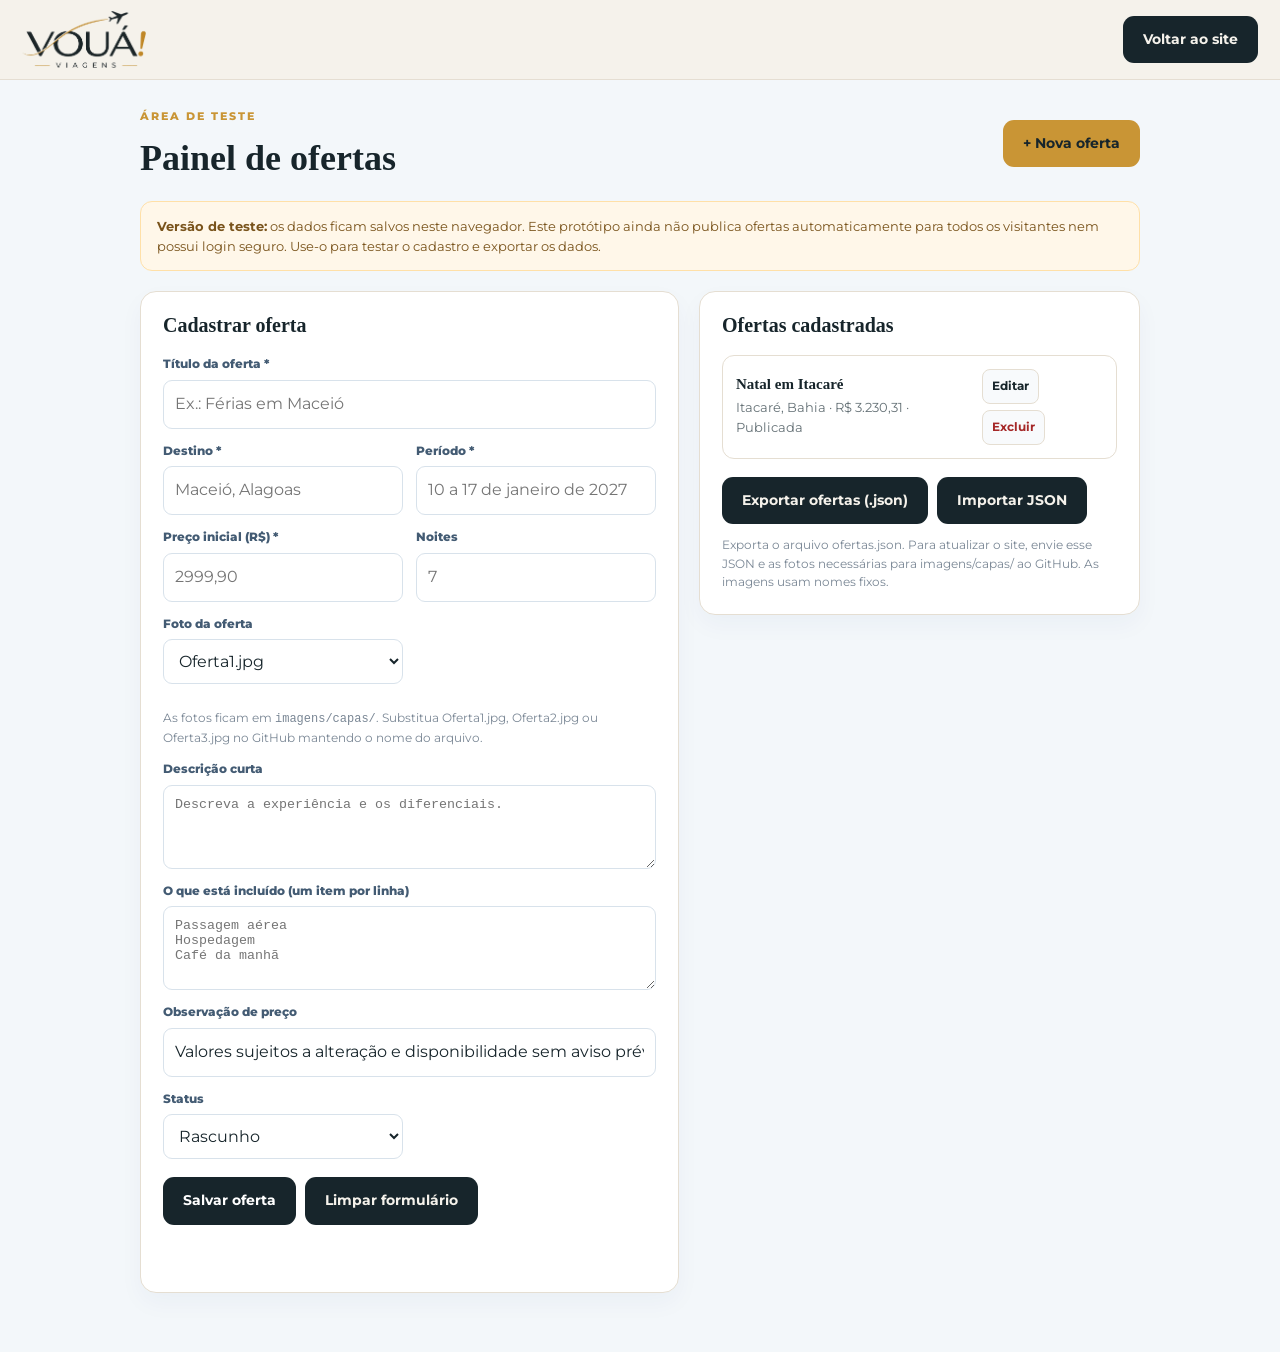
<file: admin.html>
<!doctype html>
<html lang="pt-BR">
<head>
<meta charset="utf-8">
<meta name="viewport" content="width=device-width,initial-scale=1">
<meta name="robots" content="noindex,nofollow">
<title>Painel de Ofertas | VOUÁ! Viagens</title>
<link rel="stylesheet" href="css/estilo.css">
<style>
.admin-page{min-height:100vh;background:#f3f7fa;padding:28px 0 60px}
.admin-wrap{width:min(1000px,calc(100% - 32px));margin:auto}
.admin-top{display:flex;justify-content:space-between;align-items:center;gap:16px;flex-wrap:wrap;margin-bottom:22px}
.admin-top h1{font:800 clamp(25px,4vw,36px) Manrope;color:var(--blue);margin:0}
.admin-note{padding:14px 16px;border-radius:12px;background:#fff7e9;border:1px solid #ffe0a8;color:#79531b;font-size:13px;margin-bottom:20px}
.admin-grid{display:grid;grid-template-columns:minmax(0,1.1fr) minmax(280px,.9fr);gap:20px;align-items:start}
.admin-card{background:white;border:1px solid var(--line);border-radius:16px;padding:22px;box-shadow:0 10px 25px #0b2d770a}
.admin-card h2{font:800 20px Manrope;margin:0 0 18px;color:var(--blue)}
.admin-form{display:grid;grid-template-columns:1fr 1fr;gap:13px}
.admin-field{display:flex;flex-direction:column;gap:6px}
.admin-field.full{grid-column:1/-1}
.admin-field label{font-size:12px;font-weight:800;color:#435b73}
.admin-field input,.admin-field textarea,.admin-field select{width:100%;border:1px solid #d8e2eb;border-radius:9px;padding:11px;background:white;color:var(--ink);min-width:0}
.admin-field textarea{min-height:84px;resize:vertical}
.admin-actions{display:flex;gap:9px;flex-wrap:wrap;margin-top:18px}
.admin-list{display:flex;flex-direction:column;gap:10px}
.admin-item{border:1px solid var(--line);border-radius:12px;padding:13px;display:flex;gap:12px;align-items:center;justify-content:space-between}
.admin-item strong{display:block;font:700 15px Manrope}
.admin-item small{display:block;color:var(--muted);margin-top:4px}
.admin-item-actions{display:flex;gap:6px;flex-wrap:wrap}
.admin-small-btn{border:1px solid var(--line);background:#f8fafc;border-radius:8px;padding:7px 9px;font-weight:700;font-size:12px;cursor:pointer;color:var(--blue)}
.admin-small-btn.delete{color:#a52828}
.admin-status{font-size:13px;margin-top:12px;color:#087944;min-height:20px}
.admin-empty{color:var(--muted);font-size:13px}
@media(max-width:760px){.admin-grid{grid-template-columns:1fr}.admin-card{padding:17px}.admin-form{grid-template-columns:1fr}.admin-field.full{grid-column:auto}.admin-item{align-items:flex-start;flex-direction:column}}
</style>
</head>
<body>
<header class="header">
  <a class="brand" href="index.html"><img class="brand-logo" src="imagens/logo-voua.png" alt="VOUÁ! Viagens"></a>
  <a class="btn blue" href="index.html">Voltar ao site</a>
</header>
<main class="admin-page">
<div class="admin-wrap">
  <div class="admin-top">
    <div><p class="eyebrow">ÁREA DE TESTE</p><h1>Painel de ofertas</h1></div>
    <button class="btn orange" id="new-offer" type="button">+ Nova oferta</button>
  </div>
  <div class="admin-note"><strong>Versão de teste:</strong> os dados ficam salvos neste navegador. Este protótipo ainda não publica ofertas automaticamente para todos os visitantes nem possui login seguro. Use-o para testar o cadastro e exportar os dados.</div>
  <div class="admin-grid">
    <section class="admin-card">
      <h2 id="form-title">Cadastrar oferta</h2>
      <form id="offer-form">
        <input type="hidden" id="offer-id">
        <div class="admin-form">
          <div class="admin-field full"><label for="title">Título da oferta *</label><input id="title" required placeholder="Ex.: Férias em Maceió"></div>
          <div class="admin-field"><label for="destination">Destino *</label><input id="destination" required placeholder="Maceió, Alagoas"></div>
          <div class="admin-field"><label for="period">Período *</label><input id="period" required placeholder="10 a 17 de janeiro de 2027"></div>
          <div class="admin-field"><label for="price">Preço inicial (R$) *</label><input id="price" required inputmode="decimal" placeholder="2999,90"></div>
          <div class="admin-field"><label for="nights">Noites</label><input id="nights" type="number" min="0" placeholder="7"></div>
          <div class="admin-field"><label for="imageSlot">Foto da oferta</label><select id="imageSlot"><option value="1">Oferta1.jpg</option><option value="2">Oferta2.jpg</option><option value="3">Oferta3.jpg</option></select></div>
          <div class="admin-field full"><p class="fine">As fotos ficam em <code>imagens/capas/</code>. Substitua Oferta1.jpg, Oferta2.jpg ou Oferta3.jpg no GitHub mantendo o nome do arquivo.</p></div>
          <div class="admin-field full"><label for="description">Descrição curta</label><textarea id="description" placeholder="Descreva a experiência e os diferenciais."></textarea></div>
          <div class="admin-field full"><label for="inclusions">O que está incluído (um item por linha)</label><textarea id="inclusions" placeholder="Passagem aérea&#10;Hospedagem&#10;Café da manhã"></textarea></div>
          <div class="admin-field full"><label for="disclaimer">Observação de preço</label><input id="disclaimer" value="Valores sujeitos a alteração e disponibilidade sem aviso prévio."></div>
          <div class="admin-field"><label for="status">Status</label><select id="status"><option value="draft">Rascunho</option><option value="published">Publicada</option></select></div>
        </div>
        <div class="admin-actions">
          <button class="btn green" type="submit">Salvar oferta</button>
          <button class="btn blue" id="reset-form" type="button">Limpar formulário</button>
        </div>
        <p class="admin-status" id="status-message" role="status"></p>
      </form>
    </section>
    <aside class="admin-card">
      <h2>Ofertas cadastradas</h2>
      <div class="admin-list" id="offer-list"></div>
      <div class="admin-actions">
        <button class="btn blue" id="export-json" type="button">Exportar ofertas (.json)</button>
        <button class="btn blue" id="import-json" type="button">Importar JSON</button>
        <input id="import-file" type="file" accept=".json,application/json" hidden>
      </div>
      <p class="fine">Exporta o arquivo ofertas.json. Para atualizar o site, envie esse JSON e as fotos necessárias para imagens/capas/ ao GitHub. As imagens usam nomes fixos.</p>
    </aside>
  </div>
</div>
</main>
<script>
(() => {
  const KEY = "turismo-a-frente-admin-offers-v1";
  const $ = id => document.getElementById(id);
  const form = $("offer-form");
  const fields = ["title","destination","period","price","nights","imageSlot","description","inclusions","disclaimer","status"];
  const initialOffer = {
    id:"itacare-natal-2026", title:"Natal em Itacaré", destination:"Itacaré, Bahia",
    period:"19 a 25 de dezembro de 2026", price:"3230,31", nights:"6", imageSlot:"1",
    description:"Pacote de Natal com passagem aérea, traslados, hospedagem e café da manhã.",
    inclusions:"Passagem aérea de ida e volta — Porto Alegre/Ilhéus/Porto Alegre\nIda às 10h25, chegada às 15h40 — 1 conexão\nRetorno às 10h00, chegada às 16h15 — 1 conexão\nBagagem de mão de 10 kg por pessoa + item pessoal\nTransfer de chegada e saída\n6 noites de hospedagem\nCafé da manhã",
    disclaimer:"Valores sujeitos a alteração e disponibilidade sem aviso prévio.", status:"published"
  };
  let offers = [];
  try { offers = JSON.parse(localStorage.getItem(KEY) || "null") || [initialOffer]; } catch { offers = [initialOffer]; }
  const saveAll = () => localStorage.setItem(KEY, JSON.stringify(offers));
  const money = value => {
    const n = Number(String(value).replace(/\./g,"").replace(",","."));
    return Number.isFinite(n) ? n.toLocaleString("pt-BR",{style:"currency",currency:"BRL"}) : value;
  };
  function resetForm() { form.reset(); $("offer-id").value=""; $("form-title").textContent="Cadastrar oferta"; $("disclaimer").value="Valores sujeitos a alteração e disponibilidade sem aviso prévio."; $("status-message").textContent=""; }
  function render() {
    const list = $("offer-list"); list.replaceChildren();
    if (!offers.length) { list.innerHTML='<p class="admin-empty">Nenhuma oferta cadastrada. Clique em “Nova oferta” para começar.</p>'; return; }
    offers.forEach(offer => {
      const row = document.createElement("div"); row.className="admin-item";
      const info = document.createElement("div");
      const title = document.createElement("strong"); title.textContent=offer.title;
      const detail = document.createElement("small"); detail.textContent=`${offer.destination} · ${money(offer.price)} · ${offer.status==="published"?"Publicada":"Rascunho"}`;
      info.append(title,detail);
      const actions=document.createElement("div"); actions.className="admin-item-actions";
      const edit=document.createElement("button"); edit.type="button"; edit.className="admin-small-btn"; edit.textContent="Editar"; edit.onclick=()=>loadOffer(offer.id);
      const remove=document.createElement("button"); remove.type="button"; remove.className="admin-small-btn delete"; remove.textContent="Excluir"; remove.onclick=()=>{if(confirm(`Excluir a oferta “${offer.title}”?`)){offers=offers.filter(x=>x.id!==offer.id);saveAll();render();}};
      actions.append(edit,remove);row.append(info,actions);list.append(row);
    });
  }
  function loadOffer(id) {
    const offer=offers.find(x=>x.id===id); if(!offer)return;
    $("offer-id").value=offer.id;
    fields.forEach(field=>{const el=$(field); if(el) el.value=offer[field]??"";});
    $("form-title").textContent="Editar oferta"; $("status-message").textContent="";
    window.scrollTo({top:0,behavior:"smooth"});
  }
  form.addEventListener("submit",e=>{
    e.preventDefault();
    const id=$("offer-id").value || ("oferta-"+Date.now());
    const offer={id}; fields.forEach(field=>offer[field]=$(field).value.trim());
    if(!offer.title||!offer.destination||!offer.period||!offer.price){$("status-message").textContent="Preencha os campos obrigatórios.";return;}
    const index=offers.findIndex(x=>x.id===id);
    if(index>=0) offers[index]=offer; else offers.unshift(offer);
    saveAll();render();resetForm();$("status-message").textContent="Oferta salva neste navegador.";
  });
  $("new-offer").onclick=()=>{resetForm();window.scrollTo({top:0,behavior:"smooth"});};
  $("reset-form").onclick=resetForm;
  $("export-json").onclick=()=>{
    const blob=new Blob([JSON.stringify({ofertas:offers},null,2)],{type:"application/json"});
    const url=URL.createObjectURL(blob);const a=document.createElement("a");a.href=url;a.download="ofertas-turismo-a-frente.json";a.click();URL.revokeObjectURL(url);
  };
  $("import-json").onclick=()=>$("import-file").click();
  $("import-file").addEventListener("change",async e=>{
    const file=e.target.files[0];if(!file)return;
    try{const parsed=JSON.parse(await file.text());const imported=Array.isArray(parsed)?parsed:parsed.ofertas;if(!Array.isArray(imported))throw new Error("Formato inválido");
      if(!confirm("Importar vai substituir as ofertas atuais neste navegador. Continuar?"))return;
      offers=imported;saveAll();render();$("status-message").textContent="Arquivo importado.";
    }catch(err){alert("Não foi possível importar. Confira se o arquivo JSON está válido.");}
    e.target.value="";
  });
  saveAll();render();
})();
</script>
</body>
</html>
</file>
<file: css/estilo.css>
@import url('https://fonts.googleapis.com/css2?family=Montserrat:wght@400;500;600;700;800&display=swap');
:root{--blue:#17252B;--blue2:#243A40;--orange:#C99535;--ink:#17252B;--muted:#657176;--soft:#F5F2EB;--line:#E5DED2;--gold:#C99535;--offwhite:#F5F2EB}*{box-sizing:border-box}html{scroll-behavior:smooth;scroll-padding-top:90px}body{margin:0;color:var(--ink);font-family:"Montserrat",Arial,sans-serif;line-height:1.55}a{text-decoration:none;color:inherit}img,video{display:block;max-width:100%}button,input,select{font:inherit}.wrap{width:min(1200px,calc(100% - 44px));margin:auto}.header{height:80px;padding:0 max(22px,calc((100% - 1280px)/2));display:flex;align-items:center;justify-content:space-between;gap:22px;position:sticky;top:0;z-index:20;background:#fffffff2;backdrop-filter:blur(10px);border-bottom:1px solid var(--line)}.brand{display:flex;align-items:center;gap:9px;min-width:190px;line-height:1.02}.brand .logo{display:grid;place-items:center;width:46px;height:46px;border-radius:50%;border:2px solid #d2e5f5;background:#e8f2fc;font-size:29px;color:var(--blue)}.brand strong,.brand b{display:block;font:800 20px Montserrat;letter-spacing:-.7px}.brand strong{color:var(--blue)}.brand b{color:var(--orange)}.nav{display:flex;gap:23px;font-size:14px;font-weight:700;color:#354e68}.nav a:hover{color:var(--orange)}.menu-toggle{display:none;border:0;background:none;font-size:25px;color:var(--blue)}.btn{display:inline-flex;align-items:center;justify-content:center;gap:10px;padding:13px 20px;border:0;border-radius:11px;font-weight:700;font-size:14px;cursor:pointer;transition:.2s}.btn:hover{transform:translateY(-2px)}.green{background:#169c53;color:white;white-space:nowrap}.orange{background:var(--orange);color:white}.blue{background:var(--blue);color:white}.ghost{border:1px solid #ffffffb8;color:white;background:#ffffff1a}.hero{min-height:590px;position:relative;display:flex;align-items:center;overflow:hidden;background:#07548a;color:white}.hero>video,.transport>video{position:absolute;inset:0;width:100%;height:100%;object-fit:cover}.shade,.transport-shade{position:absolute;inset:0;background:linear-gradient(90deg,#031e39d9,#03284375 50%,#03284305)}.hero-copy{position:relative;padding:75px 0 85px}.eyebrow{font-size:11px;letter-spacing:2px;font-weight:800;color:var(--orange);margin:0 0 12px}.hero .eyebrow,.transport .eyebrow{color:#ffd19f}.hero h1,.transport h2{font:800 clamp(39px,5vw,65px)/1.08 Montserrat;letter-spacing:-2px;margin:0;max-width:760px}.hero h1 em{font-style:normal;color:#ffad56}.hero-copy>p:not(.eyebrow){font-size:18px;max-width:550px;margin:22px 0 26px}.actions{display:flex;gap:12px;flex-wrap:wrap}.hero-tags{display:flex;gap:25px;flex-wrap:wrap;margin-top:35px;font-size:13px;font-weight:700}.search{position:relative;margin-top:-45px;padding:28px 28px 20px;border:1px solid var(--line);border-radius:20px;background:white;box-shadow:0 18px 48px #0b2d7720;z-index:2}.section-head{display:flex;align-items:center;justify-content:space-between;gap:20px;margin-bottom:22px}.section-head h2,.video-copy h2{font:800 clamp(28px,3vw,38px)/1.15 Montserrat;letter-spacing:-1px;margin:0 0 8px}.section-head p:not(.eyebrow){margin:0;color:var(--muted)}.plane{font-size:43px;background:#eff6fc;border-radius:14px;padding:10px 16px;color:var(--blue)}.trip{display:flex;gap:8px;margin-bottom:14px}.trip label{padding:8px 12px;background:#f3f6f9;border-radius:8px;font-size:13px;font-weight:700}.trip input{accent-color:var(--orange)}.fields{display:grid;grid-template-columns:1.1fr 34px 1.1fr 1fr 1fr 1fr 1fr auto;gap:8px;align-items:stretch}.field{display:flex;flex-direction:column;gap:5px;min-width:0;border:1px solid #dfe6ed;border-radius:10px;padding:9px 11px}.field small{font-size:11px;font-weight:800;color:#435b73}.field input,.field select{border:0;outline:0;width:100%;min-width:0;background:white;color:var(--ink);font-size:13px}.swap{border:1px solid var(--line);border-radius:10px;background:#f8fafc;color:var(--blue);font-size:22px;cursor:pointer}.search-btn{white-space:nowrap}.fine{font-size:12px;color:#7a8795;margin:12px 0 0}.results{display:flex;align-items:center;justify-content:space-between;gap:20px;border-top:1px solid var(--line);padding-top:20px;margin-top:20px}.results h3{margin:0 0 6px;font:700 22px Montserrat}.results p{margin:4px 0;color:var(--muted)}.section{padding-top:76px;padding-bottom:76px}.dest-grid{display:grid;grid-template-columns:repeat(5,1fr);gap:14px}.dest{height:270px;position:relative;border-radius:15px;overflow:hidden;background:#dbe8f1}.dest:after{content:"";position:absolute;inset:0;background:linear-gradient(0deg,#031930e8,transparent 72%)}.dest img,.dest-video{position:absolute;inset:0;width:100%;height:100%;object-fit:cover;display:block;transition:transform .4s;background:#dbe8f1}.dest:hover img,.dest:hover .dest-video{transform:scale(1.05)}.dest>span{position:absolute;z-index:1;left:15px;right:12px;bottom:16px;color:white;display:flex;flex-direction:column;gap:3px}.dest small{font-size:10px;letter-spacing:1px;color:#ffd09e;font-weight:800}.dest strong{font:800 23px Montserrat}.dest i{font-style:normal;font-size:12px;line-height:1.35}.video-row{display:grid;grid-template-columns:1fr 1fr;min-height:360px;background:#f5f8fa}.video-row.reverse .video{order:2}.video{min-height:360px;overflow:hidden;background:#c4d7e4}.video video{width:100%;height:100%;min-height:360px;object-fit:cover}.video-copy{padding:55px clamp(28px,6vw,90px);align-self:center}.video-copy>p:not(.eyebrow){color:var(--muted);max-width:450px;margin-bottom:23px}.transport{position:relative;min-height:430px;display:flex;align-items:center;overflow:hidden;background:var(--blue);color:white}.transport-shade{background:linear-gradient(90deg,#031c35d9,#03284330)}.transport-copy{position:relative;padding:70px 0}.transport-copy h2{font-size:clamp(36px,4vw,54px)}.transport-copy>p:not(.eyebrow){font-size:17px;margin:18px 0 24px}.centered{justify-content:center;text-align:center}.benefit-grid{display:grid;grid-template-columns:repeat(4,1fr);gap:20px}.benefit-grid article{padding:12px 15px;border-right:1px solid var(--line)}.benefit-grid article:last-child{border:0}.benefit-grid b{font-size:34px;color:var(--orange)}.benefit-grid h3{font:700 16px Montserrat;margin:8px 0 6px}.benefit-grid p{font-size:13px;color:var(--muted);margin:0}.closing{padding:44px 0;background:linear-gradient(120deg,#073461,#0c5b94);color:white}.closing-inner{display:flex;align-items:center;justify-content:space-between;gap:25px}.closing h2{font:800 clamp(25px,3vw,36px) Montserrat;margin:0 0 7px}.closing p:not(.eyebrow){margin:0;color:#d9e7f4}.footer{background:#06294c;color:#e5eef6;padding:28px 0}.footer-inner{display:flex;align-items:center;justify-content:space-between;gap:18px;flex-wrap:wrap}.footer p,.footer small{font-size:12px;color:#bdccda}.floating{position:fixed;right:20px;bottom:20px;width:52px;height:52px;display:grid;place-items:center;border-radius:50%;background:#169c53;color:white;font-size:27px;box-shadow:0 8px 24px #052f2540;z-index:15}
.destination-hero{min-height:420px;position:relative;display:flex;align-items:end;overflow:hidden;background:#123e5e;color:white}.destination-hero img{position:absolute;inset:0;width:100%;height:100%;object-fit:cover}.destination-hero:after{content:"";position:absolute;inset:0;background:linear-gradient(0deg,#021930d9,transparent)}.destination-hero .wrap{position:relative;z-index:1;padding-bottom:45px}.destination-hero h1{font:800 clamp(40px,6vw,64px)/1.05 Montserrat;margin:0 0 10px}.destination-hero p{font-size:17px;max-width:650px}.info-grid{display:grid;grid-template-columns:repeat(3,1fr);gap:18px}.info-card{padding:24px;border:1px solid var(--line);border-radius:15px}.info-card b{font-size:28px;color:var(--orange)}.info-card h3{font:700 18px Montserrat}.info-card p{font-size:14px;color:var(--muted)}.destination-cta{background:var(--soft);padding:48px 0;text-align:center}.destination-cta h2{font:800 30px Montserrat;margin:0 0 8px}.destination-cta p{color:var(--muted)}
@media(max-width:1100px){.nav{gap:12px}.fields{grid-template-columns:1fr 32px 1fr 1fr 1fr}.search-btn{grid-column:span 2}.dest-grid{grid-template-columns:repeat(3,1fr)}}
@media(max-width:760px){.wrap{width:calc(100% - 32px)}.header{height:70px;padding:0 16px;gap:10px}.brand{min-width:0}.brand .logo{width:40px;height:40px;font-size:25px}.brand strong,.brand b{font-size:16px}.menu-toggle{display:block;margin-left:auto}.nav{display:none;position:absolute;top:69px;left:0;right:0;background:white;padding:15px 22px 22px;box-shadow:0 12px 20px #12334b1a;flex-direction:column;gap:4px}.nav.open{display:flex}.header>.green{display:none}.hero{min-height:590px}.hero-copy{padding:60px 0 70px}.hero h1{font-size:clamp(37px,10vw,52px);letter-spacing:-1.5px}.hero-copy>p:not(.eyebrow){font-size:16px}.hero-tags{gap:12px;font-size:11px}.search{margin-top:-30px;padding:20px 16px;border-radius:16px}.section-head{align-items:start}.section-head h2{font-size:29px}.plane{font-size:29px;padding:8px 12px}.fields{grid-template-columns:1fr 32px 1fr}.fields .field:nth-of-type(1){grid-column:1}.fields .field:nth-of-type(2){grid-column:3}.fields .field:nth-of-type(n+3){grid-column:span 3}.fields .swap{grid-column:2;grid-row:1}.search-btn{grid-column:span 3}.results{align-items:stretch;flex-direction:column}.section{padding-top:55px;padding-bottom:55px}.dest-grid{grid-template-columns:repeat(2,minmax(0,1fr));gap:10px}.dest{height:220px}.dest:last-child{grid-column:span 2}.dest>span{left:11px;bottom:12px}.dest strong{font-size:20px}.dest i{font-size:11px}.video-row,.video-row.reverse{grid-template-columns:1fr}.video-row.reverse .video{order:0}.video,.video video{height:245px;min-height:245px}.video-copy{padding:35px 23px 42px}.video-copy h2{font-size:33px}.transport{min-height:390px}.transport-copy{padding:55px 0}.benefit-grid{grid-template-columns:1fr 1fr;gap:20px 8px}.benefit-grid article{border:0;padding:8px}.benefit-grid h3{font-size:14px}.closing-inner{align-items:flex-start;flex-direction:column}.footer-inner{align-items:flex-start;flex-direction:column;gap:10px}.destination-hero{min-height:350px}.destination-hero .wrap{padding-bottom:30px}.info-grid{grid-template-columns:1fr}.destination-cta h2{font-size:26px}}
@media(prefers-reduced-motion:reduce){html{scroll-behavior:auto}*,*:before,*:after{transition:none!important}}

/* Mantém o vídeo atrás da camada escura e do texto do cartão. */
.dest-video{z-index:0}
.dest:after{z-index:1;pointer-events:none}
.dest>span{z-index:2}


/* Redes sociais no rodapé */
.footer-social{display:flex;align-items:center;gap:12px}
.instagram-link{display:inline-flex;align-items:center;gap:9px;color:#fff;font-weight:700;font-size:13px}
.instagram-link svg{width:25px;height:25px;flex:0 0 25px}
.instagram-link:hover{color:#ffad56}




/* Carrossel compacto de promoções */
.special-offers{padding-top:45px}
.offer-carousel{display:flex;align-items:center;gap:10px;position:relative}
.offer-track{display:flex;gap:18px;overflow-x:auto;scroll-snap-type:x mandatory;scroll-behavior:smooth;padding:5px 2px 18px;flex:1;scrollbar-width:thin}
.offer-track::-webkit-scrollbar{height:6px}
.offer-track::-webkit-scrollbar-thumb{background:#c7d6e3;border-radius:10px}
.offer-tile{flex:0 0 min(360px,82%);display:flex;flex-direction:column;text-align:left;padding:0;overflow:hidden;border:1px solid var(--line);border-radius:18px;background:white;color:var(--ink);box-shadow:0 12px 30px #0b2d7712;cursor:pointer;scroll-snap-align:start;transition:transform .2s,box-shadow .2s}
.offer-tile:not(:disabled):hover{transform:translateY(-3px);box-shadow:0 16px 34px #0b2d7720}
.offer-tile:disabled{cursor:default;opacity:.85}
.offer-tile-image{height:180px;display:flex;align-items:flex-start;padding:15px;background:linear-gradient(135deg,#0c5794,#42a8ad)}
.itacare-image{background:linear-gradient(135deg,#0c5794 0%,#1ba4a0 45%,#f2b875 100%)}
.inspiration-image{background:linear-gradient(135deg,#274f7a,#89b8c9,#f4d9a4)}
.offer-badge{display:inline-block;background:var(--orange);color:#fff;padding:6px 10px;border-radius:20px;font-size:11px;font-weight:800;letter-spacing:.6px}
.offer-tile-copy{display:flex;flex-direction:column;align-items:flex-start;padding:19px;gap:8px}
.offer-tile-copy>small{font-size:10px;letter-spacing:1.4px;color:var(--muted);font-weight:800}
.offer-tile-copy>strong{font:800 23px/1.15 Montserrat;color:var(--blue)}
.offer-tile-copy>span{font-size:13px;color:var(--muted)}
.offer-tile-copy>b{font:800 17px Montserrat;color:#087944;margin-top:4px}
.offer-tile-copy>b small{font:500 11px "Montserrat",Arial,sans-serif;color:var(--muted)}
.offer-tile-cta{font-weight:800!important;color:var(--orange)!important;margin-top:4px}
.carousel-arrow{flex:0 0 40px;width:40px;height:40px;border:1px solid var(--line);border-radius:50%;background:white;color:var(--blue);font-size:28px;line-height:1;cursor:pointer;box-shadow:0 4px 14px #0b2d7710}
.carousel-arrow:hover{background:var(--blue);color:white}
.offer-modal[hidden]{display:none!important}
.offer-modal{position:fixed;inset:0;z-index:100;display:grid;place-items:center;padding:18px}
.offer-modal-backdrop{position:absolute;inset:0;background:#04182bd9;backdrop-filter:blur(5px)}
.offer-dialog{position:relative;z-index:1;width:min(820px,100%);max-height:90vh;overflow:auto;border-radius:18px;background:white;box-shadow:0 25px 90px #00132670}
.offer-modal-close{position:sticky;top:10px;float:right;margin:10px 10px -48px 0;z-index:3;width:38px;height:38px;border:0;border-radius:50%;background:#fff;color:var(--blue);font-size:28px;line-height:1;cursor:pointer;box-shadow:0 3px 12px #00132630}
.offer-modal-hero{padding:32px clamp(22px,5vw,42px);color:white;background:linear-gradient(120deg,#073461,#0c6791 65%,#159b8b)}
.offer-modal-hero>p{margin:15px 0 4px;color:#d8efff;font-size:11px;font-weight:800;letter-spacing:1.5px}
.offer-modal-hero h2{font:800 clamp(28px,5vw,40px)/1.1 Montserrat;margin:0 0 10px}
.offer-modal-hero>strong{font-size:14px;color:#e5f4ff}
.offer-modal-content{padding:clamp(20px,4vw,38px)}
.offer-modal-content h3{font:800 18px Montserrat;color:var(--blue);margin:0 0 14px}
.offer-modal-content .package-inclusions{display:grid;grid-template-columns:1fr 1fr;gap:10px 24px;list-style:none;margin:0 0 30px;padding:0}
.offer-modal-content .hotel-prices{display:grid;grid-template-columns:1fr 1fr;gap:12px}
.offer-modal-content .hotel-price{display:flex;align-items:center;justify-content:space-between;gap:12px;padding:15px;border:1px solid var(--line);border-radius:13px;background:#fbfdff}
.offer-modal-content .hotel-price h4{font:700 14px Montserrat;margin:0 0 5px;color:var(--ink)}
.offer-modal-content .hotel-price strong{display:block;color:#087944;font:800 20px Montserrat}
.offer-modal-content .hotel-price small{display:block;margin-top:3px;color:var(--muted);font-size:11px}
.offer-modal-content .hotel-actions{display:flex;flex-direction:column;align-items:flex-end;gap:8px}
.offer-modal-content .hotel-actions .btn{padding:9px 12px;font-size:12px}
.offer-modal-content .hotel-link{font-size:12px;color:var(--blue);font-weight:700;white-space:nowrap}
.package-disclaimer{margin:20px 0;color:var(--muted);font-size:12px}
body.offer-modal-open{overflow:hidden}
@media(max-width:760px){
  .offer-carousel{gap:5px}
  .carousel-arrow{flex-basis:32px;width:32px;height:32px;font-size:23px}
  .offer-tile{flex-basis:84%}
  .offer-tile-image{height:145px}
  .offer-modal{padding:8px}
  .offer-dialog{max-height:94vh;border-radius:14px}
  .offer-modal-content .package-inclusions,.offer-modal-content .hotel-prices{grid-template-columns:1fr}
  .offer-modal-content .hotel-price{align-items:flex-start}
  .offer-modal-content .hotel-actions .btn{white-space:normal;text-align:center}
}

/* Imagens das capas das ofertas */
.offer-tile-image{position:relative;overflow:hidden}
.offer-tile-image>img{position:absolute;inset:0;width:100%;height:100%;object-fit:cover}
.offer-tile-image>.offer-badge{position:relative;z-index:1}
.offer-modal-hero{background-repeat:no-repeat;background-size:cover;background-position:center}
.offer-modal-hero .offer-badge{position:relative}


/* Rodapé de contato restaurado */
.site-footer{margin-top:70px;background:#062b4b;color:#fff}
.footer-main{display:grid;grid-template-columns:1.2fr 1fr 1fr;gap:36px;padding-top:42px;padding-bottom:42px}
.footer-brand p{max-width:300px;color:#d1e0ec;font-size:14px;line-height:1.7}
.footer-logo{display:inline-block;color:#fff;text-decoration:none;font:800 24px/1.2 Montserrat,Arial,sans-serif}
.footer-logo strong{color:#ffad56}
.footer-contact,.footer-social{display:flex;flex-direction:column;align-items:flex-start;gap:12px}
.footer-contact h2,.footer-social h2{margin:0 0 4px;font:800 16px Montserrat,Arial,sans-serif;color:#fff}
.footer-contact a,.footer-group-link{color:#e0edf7;text-decoration:none;font-size:14px;overflow-wrap:anywhere}
.footer-contact a:hover,.footer-group-link:hover{color:#ffad56}
.site-footer .instagram-link{color:#fff}
.footer-group-link{display:inline-block;margin-top:3px}
.footer-bottom{border-top:1px solid #ffffff24;background:#04233d}
.footer-bottom-inner{display:flex;justify-content:space-between;gap:16px;padding-top:16px;padding-bottom:16px;color:#bfd0df;font-size:12px}
@media(max-width:760px){.footer-main{grid-template-columns:1fr;gap:28px;padding-top:34px;padding-bottom:34px}.footer-bottom-inner{flex-direction:column;gap:7px}}

/* IDENTIDADE VISUAL OFICIAL — VOUÁ! VIAGENS */
body{background:#F5F2EB;color:#17252B;font-family:"Montserrat",Arial,sans-serif}
.header{background:rgba(245,242,235,.97);border-bottom:1px solid #E5DED2}
.brand{min-width:150px;display:flex;align-items:center}
.brand-logo{display:block;width:160px;height:66px;object-fit:contain;object-position:left center}
.nav{color:#17252B}.nav a:hover{color:#C99535}
.menu-toggle{color:#17252B}
.btn.orange,.orange,.search-btn{background:#C99535;color:#17252B}
.btn.blue,.blue{background:#17252B;color:#F5F2EB}
.btn.green{background:#17252B;color:#fff}
.hero{background:#17252B}.hero h1 em{color:#C99535}.eyebrow{color:#C99535}
.hero .eyebrow,.transport .eyebrow{color:#E5C17D}
.search,.offer-dialog,.offer-tile,.admin-card{background:#FFFEFC}
.search{border-color:#E5DED2;box-shadow:0 18px 48px #17252B12}
.plane{background:#E9E2D6;color:#17252B}
.trip label{background:#F5F2EB}.trip input{accent-color:#C99535}
.field{border-color:#E5DED2}.field input,.field select{background:#FFFEFC;color:#17252B}
.swap{background:#F5F2EB;color:#17252B}
.dest{background:#E5DED2}.video-row{background:#F5F2EB}.video-copy>p:not(.eyebrow){color:#657176}
.transport{background:#17252B}.closing{background:linear-gradient(120deg,#17252B,#243A40)}
.footer,.site-footer{background:#17252B;color:#F5F2EB}.footer p,.footer small{color:#E4DED3}
.floating{background:#17252B;color:#fff;box-shadow:0 8px 24px #17252B45}
.carousel-arrow{color:#17252B;background:#FFFEFC}.offer-tile{border-color:#E5DED2;box-shadow:0 12px 30px #17252B10}
.offer-modal-hero{background:linear-gradient(120deg,#17252B,#243A40 65%,#C99535)}
.offer-tile-copy>b,.offer-modal-content .hotel-price strong{color:#9A6B18}
.admin-page{background:#F5F2EB}.admin-top h1,.admin-card h2{color:#17252B}
.admin-note{background:#F2E7D1;border-color:#E5D1A9;color:#624719}
.admin-field input,.admin-field textarea,.admin-field select{border-color:#E5DED2;background:#FFFEFC;color:#17252B}
.admin-small-btn{background:#F5F2EB;color:#17252B}
.footer-logo{color:#F5F2EB}.footer-logo strong{color:#C99535}
@media(max-width:760px){.brand-logo{width:130px;height:58px}.nav{background:#F5F2EB}}

/* AJUSTE FINO — PROPORÇÃO DO LOGOTIPO */
.header .brand{flex:0 0 auto;min-width:0;width:auto;max-width:150px;overflow:hidden}
.header .brand-logo{width:124px!important;height:58px!important;max-width:124px!important;max-height:58px!important;object-fit:contain;object-position:left center}
.footer .brand{flex:0 0 auto;min-width:0;width:auto;max-width:190px}
.footer .brand-logo{width:170px!important;height:auto!important;max-width:170px!important;max-height:80px!important;object-fit:contain}
@media(max-width:760px){
  .header{height:70px;gap:8px}
  .header .brand{max-width:104px}
  .header .brand-logo{width:96px!important;height:48px!important;max-width:96px!important;max-height:48px!important}
  .footer .brand{max-width:150px}
  .footer .brand-logo{width:140px!important;max-width:140px!important;max-height:66px!important}
}
</file>
